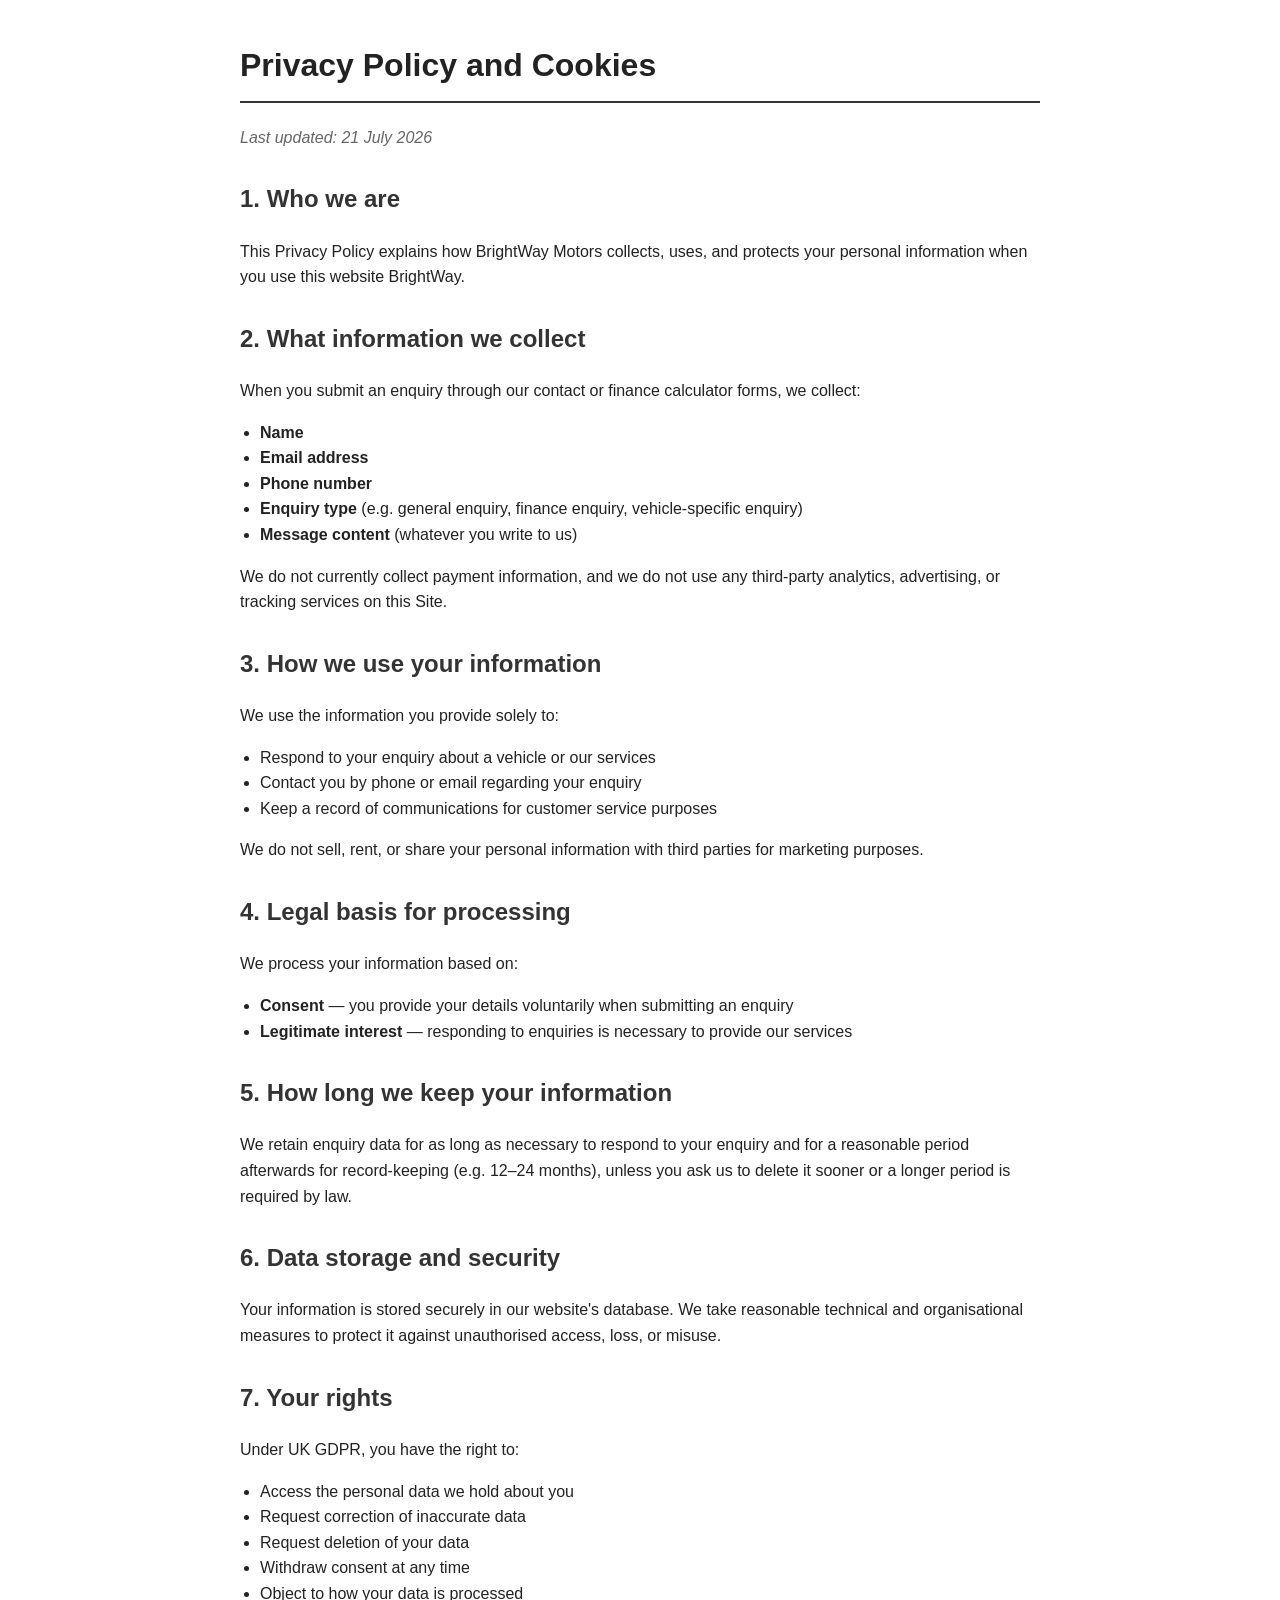
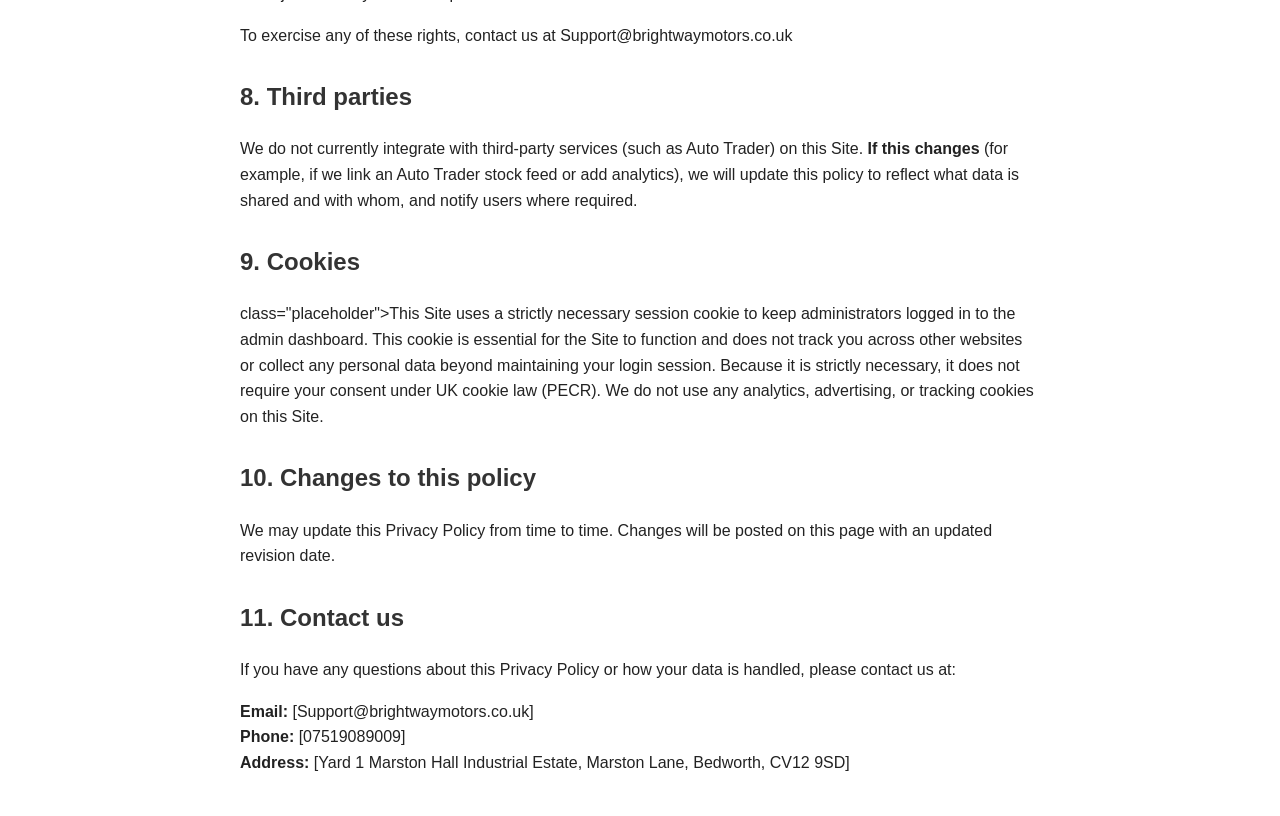
<file: app/templates/privacy_policy.html>
<!DOCTYPE html>
<html lang="en">
<head>
<meta charset="UTF-8">
<meta name="viewport" content="width=device-width, initial-scale=1.0">
<title>Privacy Policy</title>
<style>
  body {
    font-family: Arial, Helvetica, sans-serif;
    max-width: 800px;
    margin: 40px auto;
    padding: 0 20px;
    line-height: 1.6;
    color: #222;
  }
  h1 {
    border-bottom: 2px solid #333;
    padding-bottom: 10px;
  }
  h2 {
    margin-top: 30px;
    color: #333;
  }
  .updated {
    color: #666;
    font-style: italic;
    margin-bottom: 30px;
  }
  ul {
    padding-left: 20px;
  }
  .placeholder {
    background-color: #fff3cd;
    padding: 2px 4px;
    border-radius: 3px;
  }
</style>
</head>
<body>

<h1>Privacy Policy and Cookies</h1>
<p class="updated">Last updated: 21 July 2026</p>

<h2>1. Who we are</h2>
<p>This Privacy Policy explains how BrightWay Motors collects, uses, and protects your personal information when you use this website BrightWay.</p>

<h2>2. What information we collect</h2>
<p>When you submit an enquiry through our contact or finance calculator forms, we collect:</p>
<ul>
  <li><strong>Name</strong></li>
  <li><strong>Email address</strong></li>
  <li><strong>Phone number</strong></li>
  <li><strong>Enquiry type</strong> (e.g. general enquiry, finance enquiry, vehicle-specific enquiry)</li>
  <li><strong>Message content</strong> (whatever you write to us)</li>
</ul>
<p>We do not currently collect payment information, and we do not use any third-party analytics, advertising, or tracking services on this Site.</p>

<h2>3. How we use your information</h2>
<p>We use the information you provide solely to:</p>
<ul>
  <li>Respond to your enquiry about a vehicle or our services</li>
  <li>Contact you by phone or email regarding your enquiry</li>
  <li>Keep a record of communications for customer service purposes</li>
</ul>
<p>We do not sell, rent, or share your personal information with third parties for marketing purposes.</p>

<h2>4. Legal basis for processing</h2>
<p>We process your information based on:</p>
<ul>
  <li><strong>Consent</strong> — you provide your details voluntarily when submitting an enquiry</li>
  <li><strong>Legitimate interest</strong> — responding to enquiries is necessary to provide our services</li>
</ul>

<h2>5. How long we keep your information</h2>
<p>We retain enquiry data for as long as necessary to respond to your enquiry and for a reasonable period afterwards for record-keeping (e.g. 12–24 months), unless you ask us to delete it sooner or a longer period is required by law.</p>

<h2>6. Data storage and security</h2>
<p>Your information is stored securely in our website's database. We take reasonable technical and organisational measures to protect it against unauthorised access, loss, or misuse.</p>

<h2>7. Your rights</h2>
<p>Under UK GDPR, you have the right to:</p>
<ul>
  <li>Access the personal data we hold about you</li>
  <li>Request correction of inaccurate data</li>
  <li>Request deletion of your data</li>
  <li>Withdraw consent at any time</li>
  <li>Object to how your data is processed</li>
</ul>
<p>To exercise any of these rights, contact us at Support@brightwaymotors.co.uk</p>

<h2>8. Third parties</h2>
<p>We do not currently integrate with third-party services (such as Auto Trader) on this Site. <strong>If this changes</strong> (for example, if we link an Auto Trader stock feed or add analytics), we will update this policy to reflect what data is shared and with whom, and notify users where required.</p>

<h2>9. Cookies</h2>
<p>class="placeholder">This Site uses a strictly necessary session cookie to keep administrators logged in to the admin dashboard. This cookie is essential for the Site to function and does not track you across other websites or collect any personal data beyond maintaining your login session. Because it is strictly necessary, it does not require your consent under UK cookie law (PECR).
We do not use any analytics, advertising, or tracking cookies on this Site.</p>

<h2>10. Changes to this policy</h2>
<p>We may update this Privacy Policy from time to time. Changes will be posted on this page with an updated revision date.</p>

<h2>11. Contact us</h2>
<p>If you have any questions about this Privacy Policy or how your data is handled, please contact us at:</p>
<p>
  <strong>Email:</strong>  [Support@brightwaymotors.co.uk]<br>
  <strong>Phone:</strong> [07519089009]<br>
  <strong>Address:</strong> [Yard 1 Marston Hall Industrial Estate, Marston Lane, Bedworth, CV12 9SD]
</p>

</body>
</html>
</file>
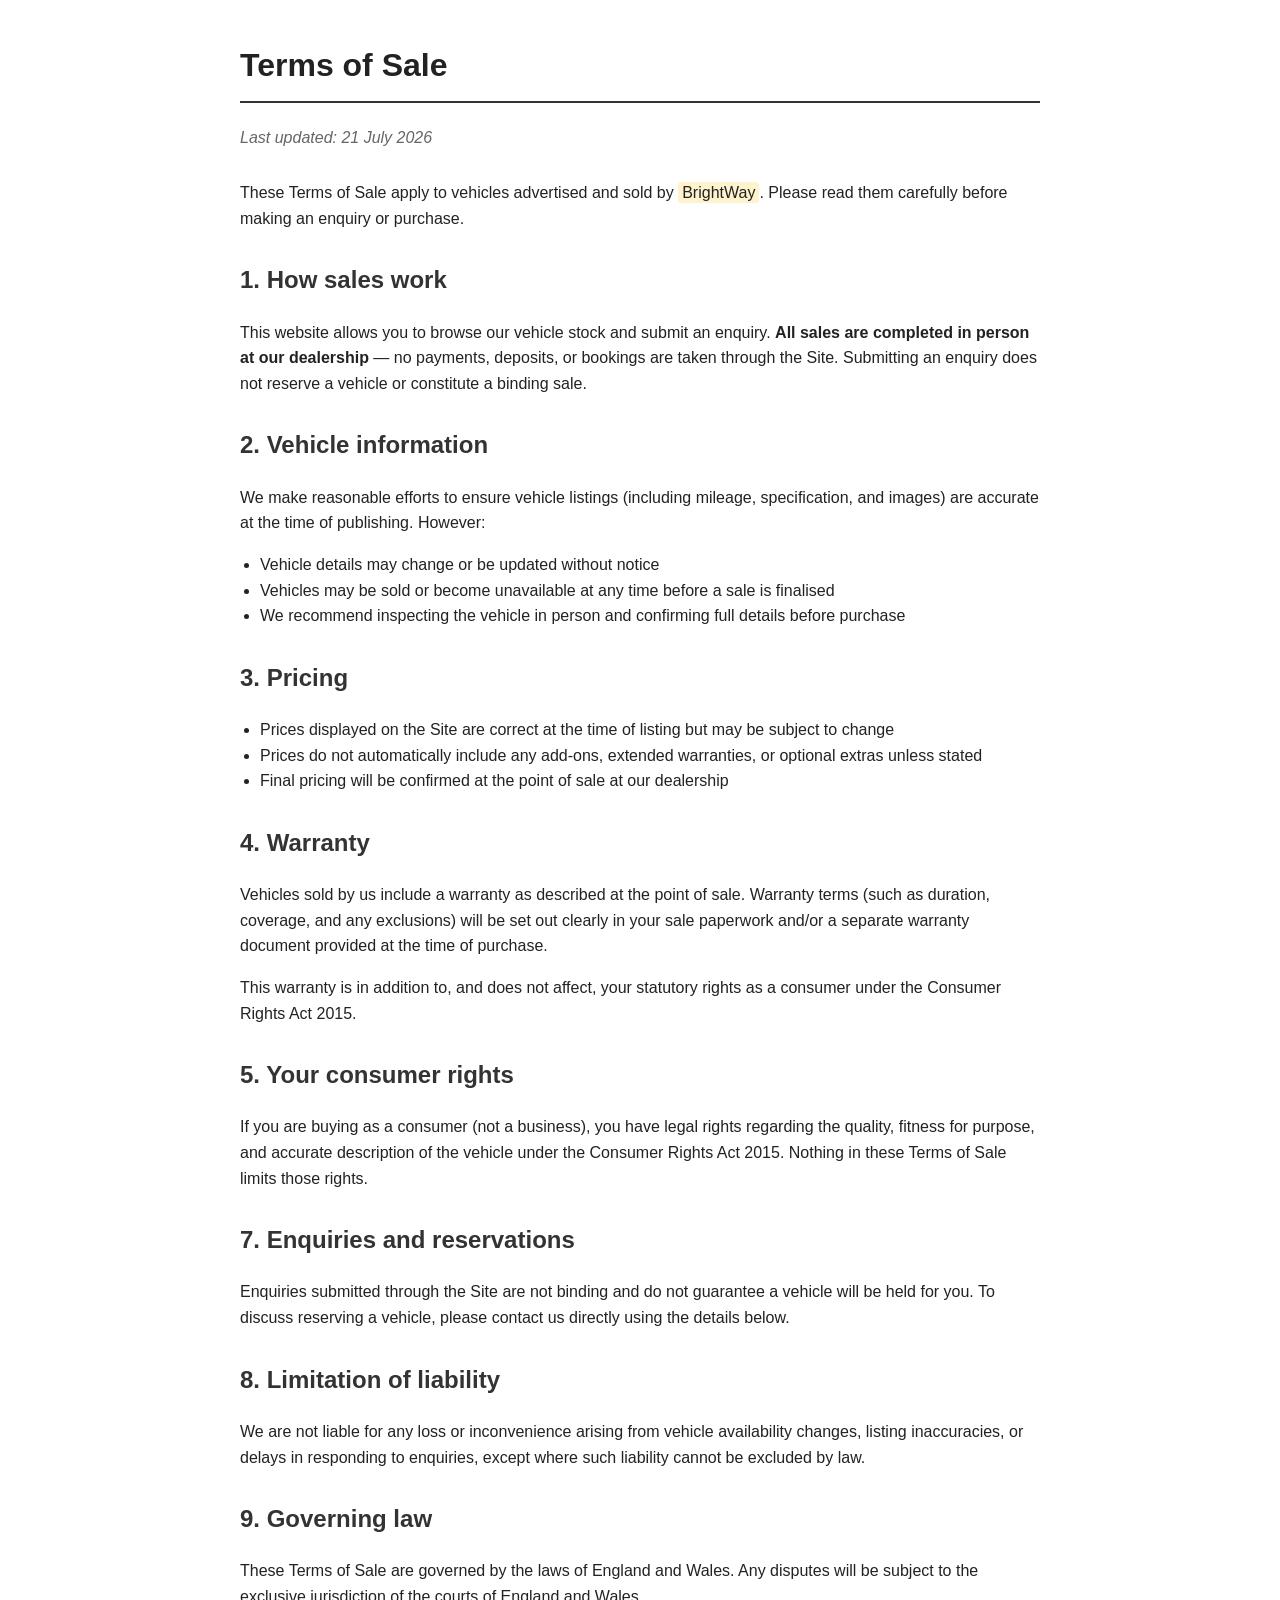
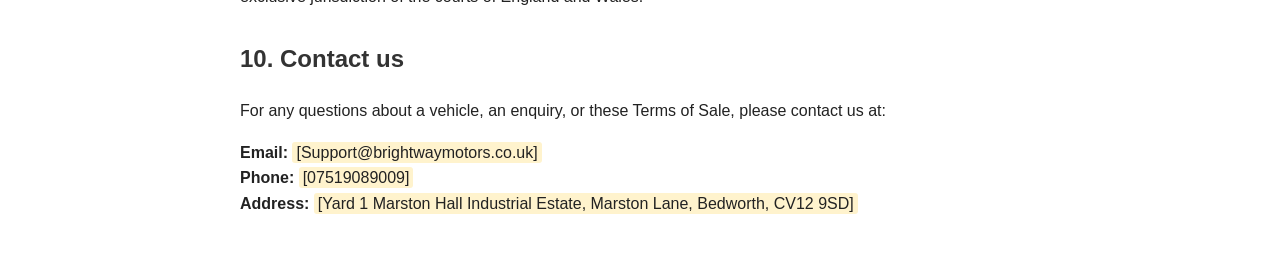
<file: app/templates/tos.html>
<!DOCTYPE html>
<html lang="en">
<head>
<meta charset="UTF-8">
<meta name="viewport" content="width=device-width, initial-scale=1.0">
<title>Terms of Sale</title>
<style>
  body {
    font-family: Arial, Helvetica, sans-serif;
    max-width: 800px;
    margin: 40px auto;
    padding: 0 20px;
    line-height: 1.6;
    color: #222;
  }
  h1 {
    border-bottom: 2px solid #333;
    padding-bottom: 10px;
  }
  h2 {
    margin-top: 30px;
    color: #333;
  }
  .updated {
    color: #666;
    font-style: italic;
    margin-bottom: 30px;
  }
  ul {
    padding-left: 20px;
  }
  .placeholder {
    background-color: #fff3cd;
    padding: 2px 4px;
    border-radius: 3px;
  }
</style>
</head>
<body>

<h1>Terms of Sale</h1>
<p class="updated">Last updated: 21 July 2026</p>

<p>These Terms of Sale apply to vehicles advertised and sold by <span class="placeholder">BrightWay</span>. Please read them carefully before making an enquiry or purchase.</p>

<h2>1. How sales work</h2>
<p>This website allows you to browse our vehicle stock and submit an enquiry. <strong>All sales are completed in person at our dealership</strong> — no payments, deposits, or bookings are taken through the Site. Submitting an enquiry does not reserve a vehicle or constitute a binding sale.</p>

<h2>2. Vehicle information</h2>
<p>We make reasonable efforts to ensure vehicle listings (including mileage, specification, and images) are accurate at the time of publishing. However:</p>
<ul>
  <li>Vehicle details may change or be updated without notice</li>
  <li>Vehicles may be sold or become unavailable at any time before a sale is finalised</li>
  <li>We recommend inspecting the vehicle in person and confirming full details before purchase</li>
</ul>

<h2>3. Pricing</h2>
<ul>
  <li>Prices displayed on the Site are correct at the time of listing but may be subject to change</li>
  <li>Prices do not automatically include any add-ons, extended warranties, or optional extras unless stated</li>
  <li>Final pricing will be confirmed at the point of sale at our dealership</li>
</ul>

<h2>4. Warranty</h2>
<p>Vehicles sold by us include a warranty as described at the point of sale. Warranty terms (such as duration, coverage, and any exclusions) will be set out clearly in your sale paperwork and/or a separate warranty document provided at the time of purchase.</p>
<p>This warranty is in addition to, and does not affect, your statutory rights as a consumer under the Consumer Rights Act 2015.</p>

<h2>5. Your consumer rights</h2>
<p>If you are buying as a consumer (not a business), you have legal rights regarding the quality, fitness for purpose, and accurate description of the vehicle under the Consumer Rights Act 2015. Nothing in these Terms of Sale limits those rights.</p>

    

<h2>7. Enquiries and reservations</h2>
<p>Enquiries submitted through the Site are not binding and do not guarantee a vehicle will be held for you. To discuss reserving a vehicle, please contact us directly using the details below.</p>

<h2>8. Limitation of liability</h2>
<p>We are not liable for any loss or inconvenience arising from vehicle availability changes, listing inaccuracies, or delays in responding to enquiries, except where such liability cannot be excluded by law.</p>

<h2>9. Governing law</h2>
<p>These Terms of Sale are governed by the laws of England and Wales. Any disputes will be subject to the exclusive jurisdiction of the courts of England and Wales.</p>

<h2>10. Contact us</h2>
<p>For any questions about a vehicle, an enquiry, or these Terms of Sale, please contact us at:</p>
<p>
  <strong>Email:</strong> <span class="placeholder">[Support@brightwaymotors.co.uk]</span><br>
  <strong>Phone:</strong> <span class="placeholder">[07519089009]</span><br>
  <strong>Address:</strong> <span class="placeholder">[Yard 1 Marston Hall Industrial Estate, Marston Lane, Bedworth, CV12 9SD]</span>
</p>
</p>

</body>
</html>
</file>
